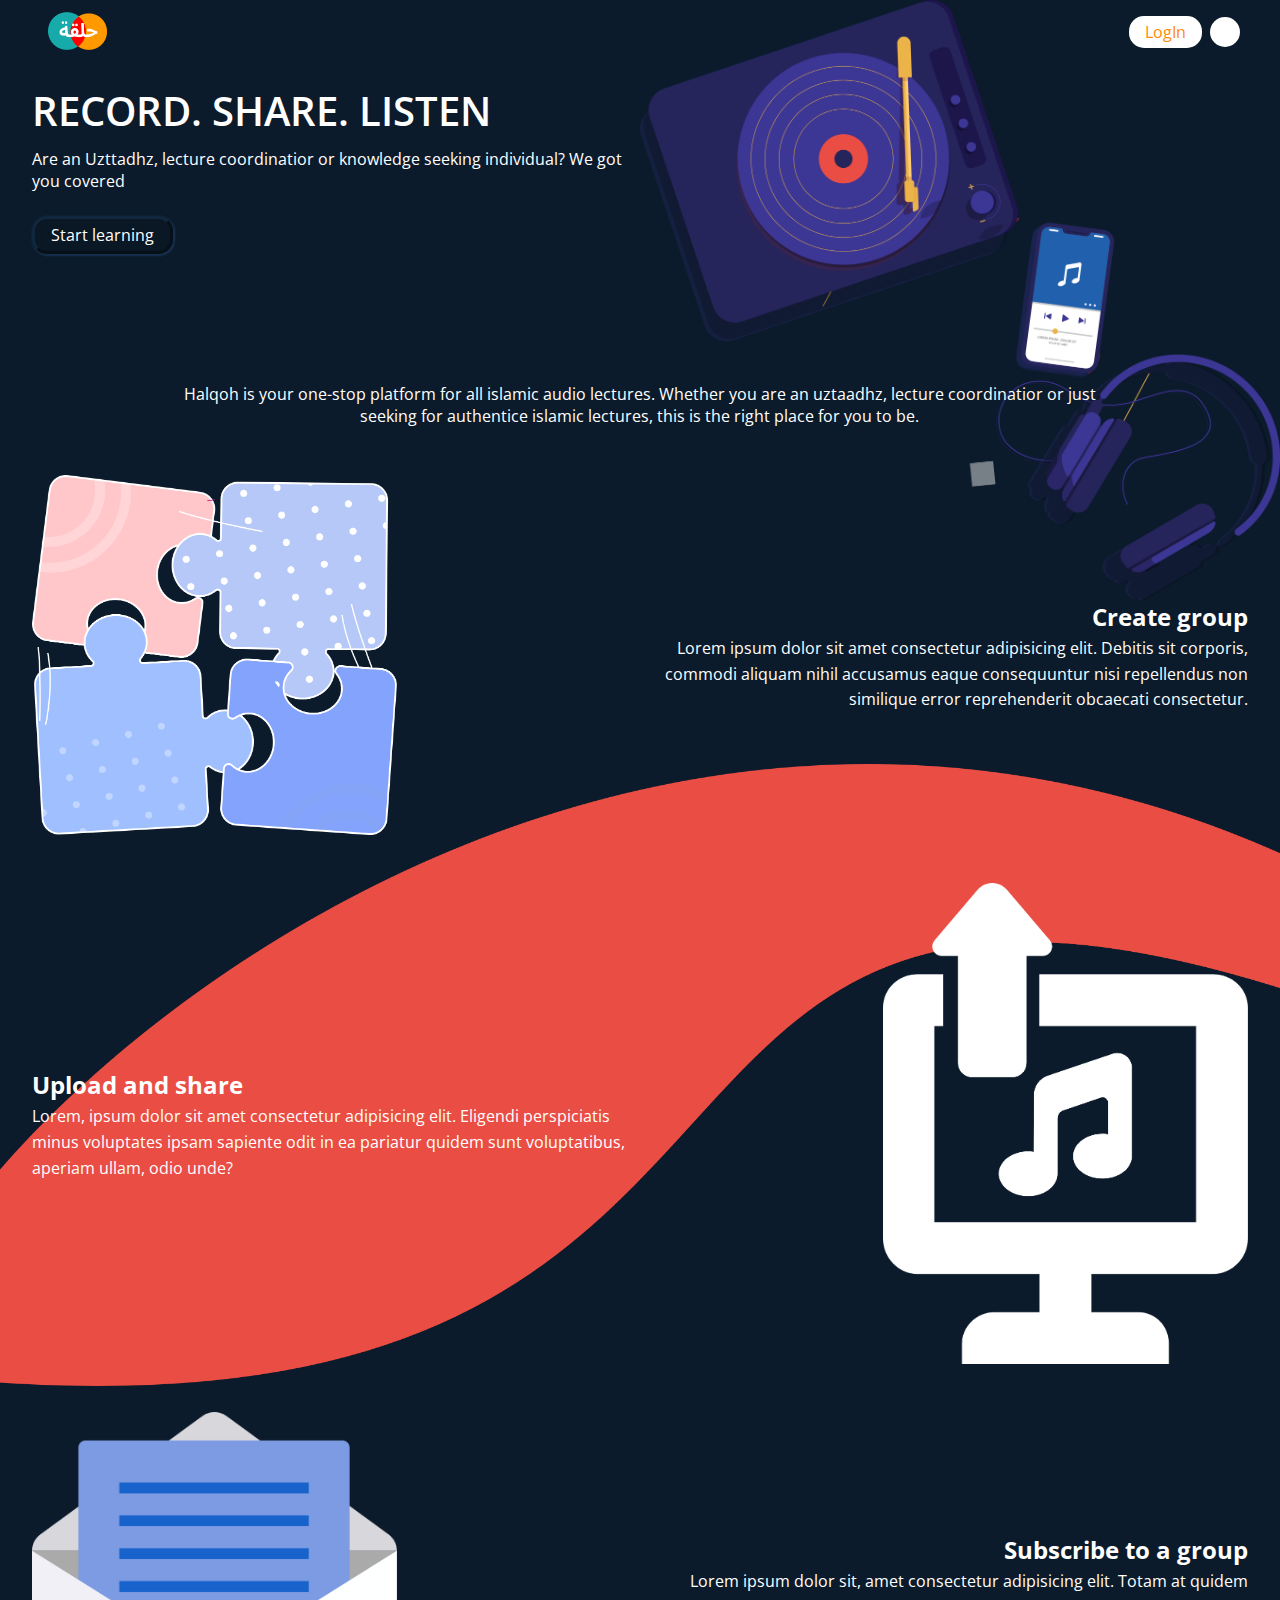
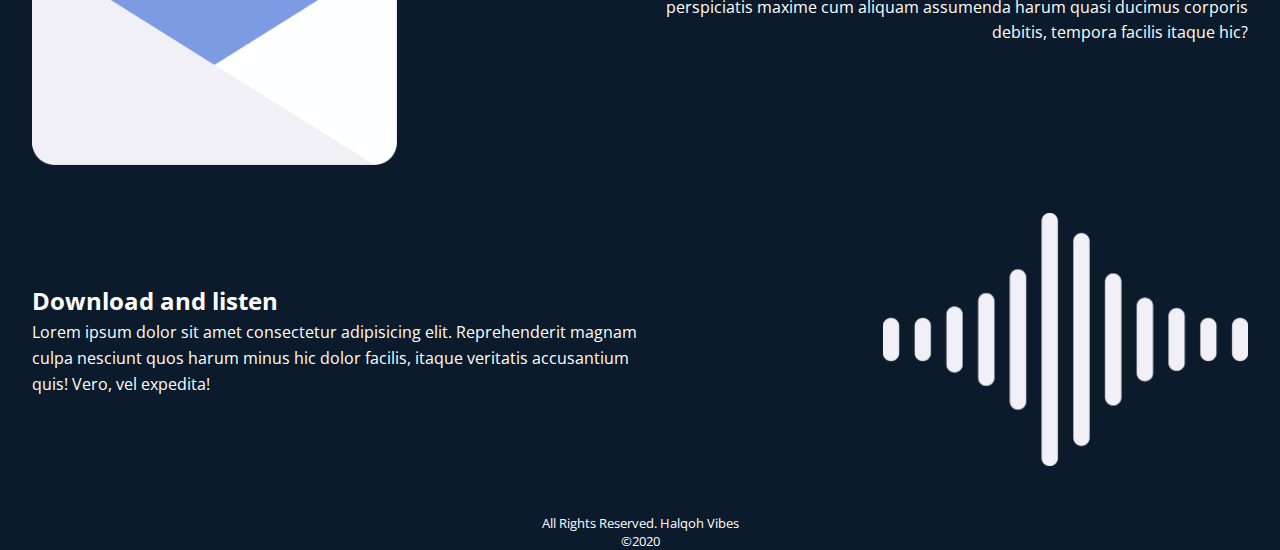
<file: index.html>
<!DOCTYPE html>
<html lang="en">
<head>
    <meta charset="UTF-8">
    <meta name="viewport" content="width=device-width, initial-scale=1.0 user-scalable=no">
    <meta http-equiv="X-UA-Compatible" content="ie=edge">
    <title>Halqoh Vibes</title>
    <link href="https://fonts.googleapis.com/css2?family=Open+Sans&display=swap" rel="stylesheet">
    <link rel="stylesheet" href="style.css">
    <link rel="stylesheet" href="index.css">
</head>
<body>
    <div class="container">
        <!-- The styling of the nav is from the style.css. -->
            <nav class="mini-nav">
                <img src="images/Halqoh Logo.png" alt="Halqoh" class="brand">

                <div class="right-nav">
                    <a href="" class="btn logout_btn">LogIn</a>
                    <div class="avatar"></div>
                </div>
            </nav>
            
            <header>
                <h1>RECORD. SHARE. LISTEN</h1>
                <P>Are an Uzttadhz, lecture coordinatior or knowledge seeking  individual? We got you covered</P>
                <a href="start.html" class="btn start_btn">Start learning</a>
            </header>

<!-- The main container contains of sections. Each section contain of  a div holdeing the text  and a img. Flex layout is adopted. The sections are alternated. -->

            <main>
                <section class="intro-section" >
                    <p>
                        Halqoh is your one-stop platform for all islamic audio lectures. Whether you are an uztaadhz, lecture coordinatior or just seeking for authentice islamic lectures, this is the right place for you to be.
                    </p>
                </section>
        
                <section class="flex-layout even">
                    <div class="text">
                        <h2>Create group</h2>
                        <p>Lorem ipsum dolor sit amet consectetur adipisicing elit. Debitis sit corporis, commodi aliquam nihil accusamus eaque consequuntur nisi repellendus non similique error reprehenderit obcaecati consectetur.</p>
                    </div>
                    <img src="images/group asset.png" alt="">
                </section>

                <section class="flex-layout odd">
                    <div class="text">
                        <h2>Upload and share</h2>
                        <p>Lorem, ipsum dolor sit amet consectetur adipisicing elit. Eligendi perspiciatis minus voluptates ipsam sapiente odit in ea pariatur quidem sunt voluptatibus, aperiam ullam, odio unde?</p>
                    </div>
                    <img src="images/music-upload.png" alt="">
                </section>

                <section class="flex-layout even">
                    <div class="text">
                        <h2>Subscribe to a group</h2>
                        <p>Lorem ipsum dolor sit, amet consectetur adipisicing elit. Totam at quidem perspiciatis maxime cum aliquam assumenda harum quasi ducimus corporis debitis, tempora facilis itaque hic?</p>
                    </div>
                    <img src="images/subscribetogroup.png" alt="">
                </section>

                <section class="flex-layout odd">
                    <div class="text">
                        <h2>Download and listen</h2>
                        <p>Lorem ipsum dolor sit amet consectetur adipisicing elit. Reprehenderit magnam culpa nesciunt quos harum minus hic dolor facilis, itaque veritatis accusantium quis! Vero, vel expedita!</p>
                    </div>
                    <img src="images/listen.png" alt="listen">
                </section>
            </main>
        
            <footer>
                <p class="reservations">
                    All Rights Reserved. Halqoh Vibes<br>
                    &copy;2020
                </p>
            </footer>
    </div>
</body>
</html>
</file>
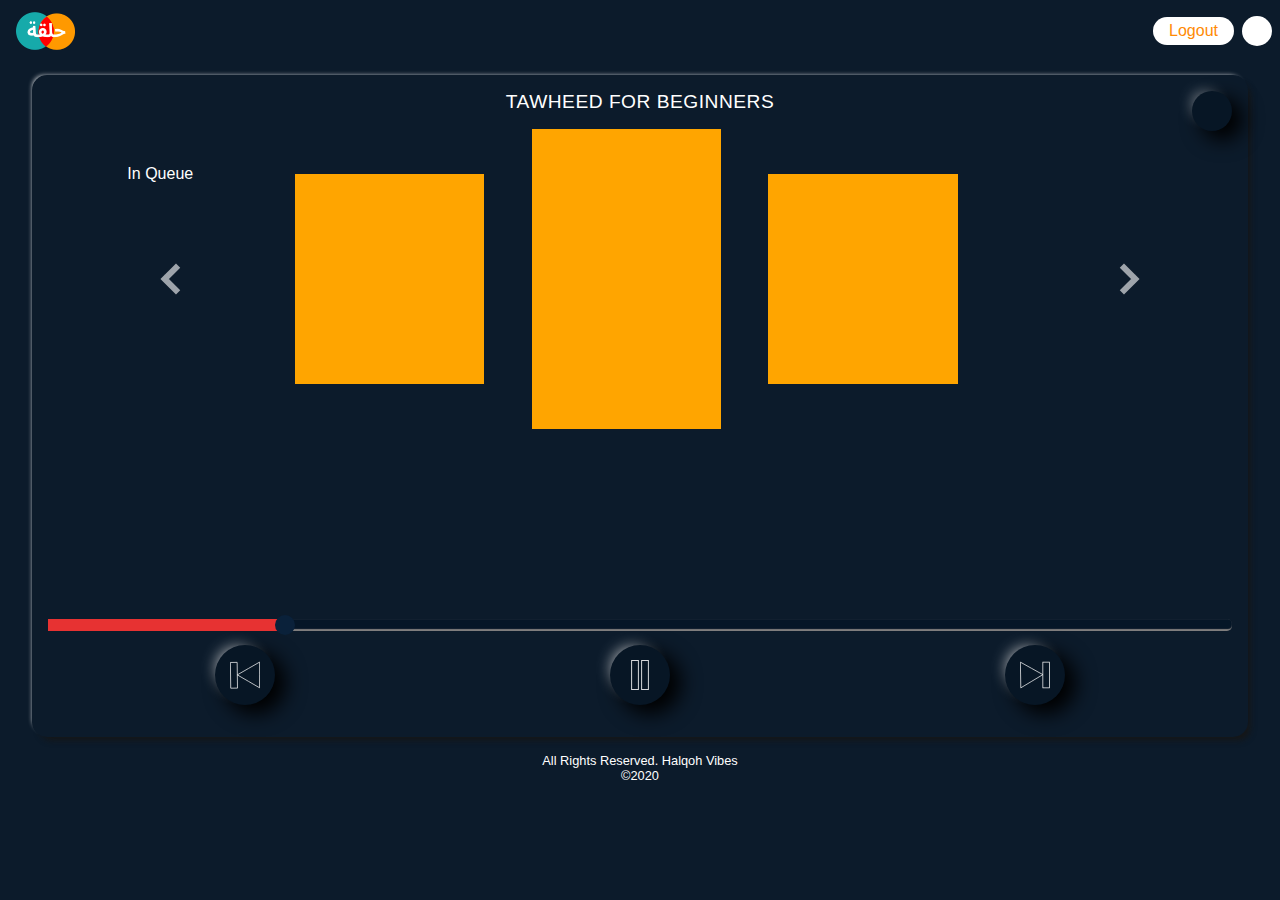
<file: start.html>
<!DOCTYPE html>
<html lang="en">
<head>
    <meta charset="UTF-8">
    <meta name="viewport" content="width=device-width, initial-scale=1.0 user-scalable=no">
    <meta http-equiv="X-UA-Compatible" content="ie=edge">
    <title>Document</title>
    <link rel="stylesheet" href="style.css">
</head>
<body>
        <div class="wrapper">
    <div class="mini-nav">
        <img src="images/Halqoh Logo.png" alt="Halqoh" class="brand">
        <div class="right-nav">
        <a href="" class="btn logout_btn">Logout</a>
        <div class="avatar"></div>
    </div>
    </div>
        <div class="board">
            <div class="title_download_bar">
            <span class="title">Tawheed for beginners</span>
            <a href="#" class="download"></a>
        </div>
        <!-- Desktop playlist -->
        <div class="desktop_now_playing">
            <span class="queue">In Queue</span>
            <div class="holder">
            <span class="desktop_before"></span>

            <div class="desktop-group-lecture"></div>
            <div class="desktop-group-lecture active"></div>
            <div class="desktop-group-lecture"></div>
            <span class="desktop_after"></span>

            </div>
        </div>
        <!-- End! -->
        <div class="now-playing"></div>
        <div class="duration-wrapper">
        <div class="duration">
        </div>
        <div class="duration-background"></div>
    </div>

        <div class="controls">
        <span class="previous">
                <svg id="Layer_1" data-name="Layer 1" xmlns="http://www.w3.org/2000/svg" viewBox="0 0 41.59 37.58"><defs><style>.cls-1{fill:none;stroke:#fff;stroke-miterlimit:10;}</style></defs><title>previous</title><polygon class="cls-1" points="40.98 36.53 41.04 18.7 41.09 0.86 25.62 9.73 10.15 18.6 25.57 27.57 40.98 36.53"/><rect class="cls-1" x="93.17" y="152.48" width="9.41" height="35.66" transform="translate(105.62 188.16) rotate(179.23)"/></svg>
        </span>
        <span class="pause-play">
                <svg id="Layer_1" data-name="Layer 1" xmlns="http://www.w3.org/2000/svg" viewBox="0 0 21 36"><defs><style>.cls-1{fill:none;stroke:#fff;stroke-miterlimit:10;}</style></defs><title>pause</title><rect class="cls-1" x="0.5" y="0.5" width="8" height="35"/><rect class="cls-1" x="12.5" y="0.5" width="8" height="35"/></svg>
        </span>
        <span class="next">
                <svg id="Layer_1" data-name="Layer 1" xmlns="http://www.w3.org/2000/svg" viewBox="0 0 41.6 37.39"><defs><style>.cls-1{fill:none;stroke:#fff;stroke-miterlimit:10;}</style></defs><title>next</title><polygon class="cls-1" points="1.1 36.52 0.81 18.69 0.51 0.86 16.1 9.52 31.69 18.18 16.4 27.35 1.1 36.52"/><rect class="cls-1" x="31.69" y="0.86" width="9.41" height="35.66"/></svg>   
        </span>
        </div>
    </div>
    <div class="queue-wrapper">
    <h5>In Queue</h5>
        <div class="queue">
            <span class="before"></span>
            <div class="group-lecture"></div>
            <div class="group-lecture"></div>
            <div class="group-lecture"></div>
            <span class="after"></span>
        </div>
    </div>
       
    </div>
    <p class="reservations">
        All Rights Reserved. Halqoh Vibes<br>
        &copy;2020
    </p>
</body>
</html>
</file>
<file: style.css>
:root{
    --bg:#0c1b2b;
}

*{
    margin:0;
    padding:0;
    text-decoration: none;
    font-family: 'Open Sans', sans-serif;
/*     font-family: 'Segoe UI', Tahoma, Geneva, Verdana, sans-serif; */
}

body,html{
    background:var(--bg);
    color:#fff;
    position: relative;
    height:100vh;
}

.wrapper{
   max-height:100vh;
   /* position:relative; */
}


.mini-nav{
    height:40px;
    display:flex;
    justify-content:space-between;
    align-items: center;
    padding-top:0.7rem;
    position: relative;
}

.brand{
    height:40px;
    padding:1rem;
}



.right-nav{
    margin-top:1rem;
    /* margin-right:1rem; */
    display: flex;
    align-items: center;
    top:0;
    position: absolute;
    right:0.5rem;

}
.btn {
    margin-right:.5rem;
    border-radius:15px;
    padding:0.3rem 1rem;
    cursor: pointer;
}
.logout_btn{
    color:rgb(255, 138, 4);
    background:#fff;
}

.avatar{
    height:30px;
    width:30px;
    border-radius:50%;
    background:#fff;
}

.title_download_bar{
    margin-bottom:1rem;
    position: relative;    
}

.title{
    text-transform: uppercase;
    font-size:1.2rem;
    display: inline;
    letter-spacing: 0.5px;

}

.download{
    display:inline-block;
    height:40px;
    width:40px;
    border-radius: 50%;
    position: absolute;
    right:0;
    background:#071625;
    box-shadow:-8px -7px 17px -12px #fff, 10px 8px 20px 1px #000;
    color:#fff;
}


.pause-play,.previous,.next{
    position: relative;

}
svg{
    position: absolute;
    height:50%;
    width:50%;
    left:25%;
    top:25%;
    stroke:#fff;
}

.pause-play svg path{
    color:#fff;
    background:#fff;
    stroke:#fff;
}

.board{
    height:50vh;
    margin:1.5rem 1rem 0 1rem;
    box-shadow:-3px -3px 5px -4px #fff,5px 6px 6px -3px rgb(22, 22, 22);
    border-radius:15px;
    text-align:center;
    display:flex;
    flex-direction: column;
    padding:1rem;
}

.now-playing{
    height:70%;
    background:black;
    margin-bottom:0.9rem;
}

.duration-wrapper{
    position: relative;
    margin-bottom:0.5rem;
}

.duration{
    height:12px;
    background:rgb(231, 50, 50);
    margin-bottom:2rem;
    width:20%;
    position: absolute;
    z-index:1;
}

.duration-background{
    width:100%;
    background:#051627;
    /* border:1px solid rgb(109, 109, 109); */
    height:12px;
    z-index:0;
    border-radius: 5px;
    box-shadow:inset 1px -1px 1px 1px rgb(128, 126, 126);
margin-bottom:0.4rem;
}
.duration::before{
    content: '';
    position:absolute;
    right:-10px;
    width:20px;
    height:20px;
    border-radius:50%;
    background:#0a213a;
    /* border:0.1px solid #fff; */
    top:calc(50% - 10px);
    cursor:pointer;
}


.controls{
    display:flex;
    justify-content: space-around;
    align-items:center;
    margin-bottom:1rem;
}

.controls span{
    display: block;
    height: 60px;
    width:60px;
    border-radius:50%;
    box-shadow:-8px -7px 17px -12px #fff, 10px 8px 20px 1px #000;
    background: #071625;
    
}


h5{
    margin:1rem 0 0 1rem;
}
.queue{
    display:flex;
    height:80px;
    align-items:center;
    /* background:black; */
    margin-left:2rem;
    margin-right:2rem;
    margin-top:5px;
    position: relative;
}

.before,.after{
    border:solid rgba(255, 255, 255, 0.602);
    display:inline-block;
    border-width:0 3px 3px 0;
    padding:7px;
    height:0.1px;
    width:0.1px;
    position: absolute;
    cursor: pointer;
}

.desktop_before,.before{
    transform:rotate(135deg);
    left:0;
}

.desktop_after,.after{
    transform:rotate(-45deg);
    right:0;
}


.group-lecture{
    /* position: absolute; */
    height:100%;
    background:black;
    width:80px;
    margin:0 0.5rem;
}

.group-lecture:nth-of-type(1){
    margin-left:1.2rem;
}

.reservations{
    /* position: absolute; */
    margin-top:1rem;
    width:100%;
    text-align:center;
    font-size:0.8rem;
}

.desktop_now_playing{
    display:none;
}

/* For wider screens with width 800px and above*/
@media(min-width:800px){
    .board{
        height:70vh;
        margin:auto 2rem;
        margin-top:1.5rem;
    }
    .queue-wrapper{
        display:none;
    }
    .now-playing{
        display:none;
    }
    .desktop_now_playing{
        display:block;
        height:100%;
        margin-bottom:1rem;
        position: relative;
    }

        .queue{
            position:absolute;
            left:4%;
        }
   

    .desktop_before{
        left:2rem;
    }

    .desktop_after{
        right:2rem;
    }

    .holder{
        display:grid;
        grid-template-columns: repeat(5,1fr);
        position: absolute;
        height:100%;
        width:100%;
        margin:auto 10px;
        justify-items:center;
        /* align-content: center; */
        align-items:center;
        grid-auto-rows: minmax(auto,300px);
    }

    .desktop_before,.desktop_after{
        /* position:absolute; */
        border:solid rgba(255, 255, 255, 0.602);
        display:inline-block;
        border-width:0 6px 6px 0;
        padding:7px;
        height:2px;
        width:2px;
        cursor:pointer;
        /* top:calc(50% - 1px);         */
        /* width:3rem; */
    }

    .desktop-group-lecture{
        height:70%;
        width:80%;
        background:orange;
        margin-right:2rem;
        /* width:30%; */
        justify-self: start;
        /* margin-right:5rem; */
    }

    .active{
        height:100%;
        width:80%;
    }


}
</file>
<file: index.css>
body {
    margin: 0;
    padding: 0;
    color: #ffffff;
    background-color: #0c1b2b;
}

.container {
    background-image: url('images/Strip.png'), url('images/Music Assets.png');
    background-position: center, top right;
    background-repeat: no-repeat;
    background-size: 100%, 50%;
    padding: 0 2rem;
}

header {
    padding-top: 2rem;
    height: 200px;
    width: 50%;
}

header h1 {
    font-size: 2.5rem;
    font-weight: 600;
    padding-bottom: 10px;
}

.intro-section {
    text-align: center;
    width: 80%;
    margin: 100px auto 0;
}

.start_btn {
    background-color: hsl(211, 56%, 9%);
    color: white;
    border: #0c1b2b4b outset;
    top: 2rem;
    position: relative;
    font-size: 1rem;
    box-shadow: 1px 1px 2px 1px hsl(211, 56%, 20%);
}

.start_btn:hover {
    background-color: hsl(211, 56%, 20%);
}

.flex-layout {
    display: flex;
    line-height: 1.6;
    align-items: center;
    margin: 3rem auto;
}

.flex-layout > img {
    width: 30%;
}

/* This is to alternate the layout */
.even {
    flex-direction: row-reverse;
    text-align: right;
}

.even .text {
    padding-left: 15rem;
}
.odd .text {
    padding-right: 15rem;
}
footer {
    margin-top: 1rem;
}
/* The purpose of the media query here is to make things look fine at all point */
@media(max-width: 885px) {
    .even .text {
        padding-left: 5rem;
    }
    .odd .text {
        padding-right: 5rem;
    }
    .intro-section {
        margin-top: 50px;
    }
}

@media(max-width: 700px) {
    body {
        text-align: center;
        font-size: small;
    }
    .container {
        background-image: url('images/Strip.png');
    }
    header {
        width: 100%;
    }

    header h1 {
        font-size: 2rem;
    }
    .flex-layout,
    .even .text,
    .odd .text {
        display: flex;
        text-align: center;
        flex-direction: column;
        margin: 0;
        padding: 0;
    }
    .flex-layout > .text {
        margin: 3em 0;
    }

    .intro-section {
        width: 100%;
        padding-top: 2rem;
    }
}
</file>
